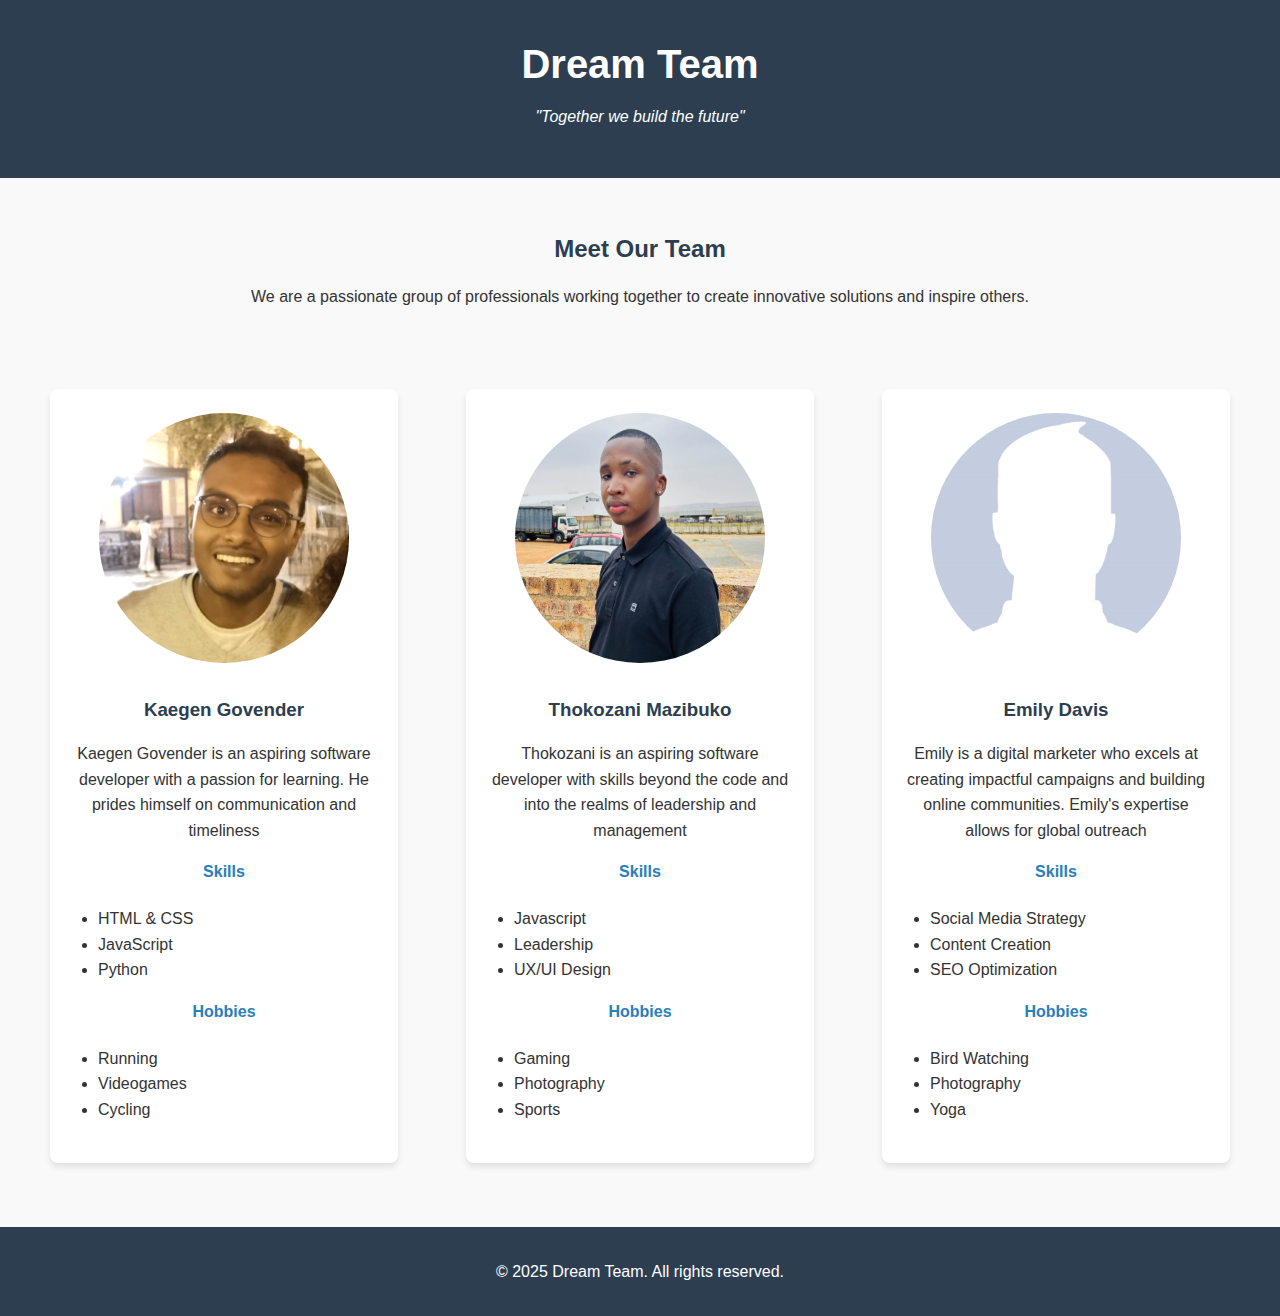
<file: index.html>
<!DOCTYPE html>
<html lang="en">

<head>
  <meta charset="UTF-8">
  <meta name="viewport" content="width=device-width, initial-scale=1.0">
  <title>our team</title>
  <link rel="stylesheet" href="style.css">
</head>

<body>
  <!-- Header -->
  <header>
    <h1>Dream Team</h1>
    <p class="slogan">"Together we build the future"</p>
  </header>

  <!-- Team Introduction -->
  <section class="team-intro">
    <h2>Meet Our Team</h2>
    <p>We are a passionate group of professionals working together to create innovative solutions and inspire others.
    </p>
  </section>
  <!-- Members Section -->
  <section class="members">
    <!-- Member 1 -->
    <a href="member-1.html" class="member-panel">
      <div class="member">
        <img src="./Kaegen Govender Photo.jpeg" alt="Kaegen Govender">
        <h3>Kaegen Govender</h3>
        <p>Kaegen Govender is an aspiring software developer with a passion for learning. He prides himself on
          communication and timeliness</p>
        <h4>Skills</h4>
        <ul>
          <li>HTML & CSS</li>
          <li>JavaScript</li>
          <li>Python</li>
        </ul>
        <h4>Hobbies</h4>
        <ul>
          <li>Running</li>
          <li>Videogames</li>
          <li>Cycling</li>
        </ul>
      </div>
    </a>
    <!-- Member 2 -->
    <a href="member-2.html" class="member-panel">
      <div class="member">
        <img src="Thokozani Image.jpg" alt="Thokozani Mazibuko">
        <h3>Thokozani Mazibuko</h3>
        <p>Thokozani is an aspiring software developer with skills beyond the code and into the realms of leadership and
          management</p>
        <h4>Skills</h4>
        <ul>
          <li>Javascript</li>
          <li>Leadership</li>
          <li>UX/UI Design</li>
        </ul>
        <h4>Hobbies</h4>
        <ul class="content-list">
          <li>Gaming</li>
          <li>Photography</li>
          <li>Sports</li>
        </ul>
      </div>
    </a>
    <!-- Member 3 -->
    <a href="member-3.html" class="member-panel">
      <div class="member">
        <img src="/Missing Member.jpeg" alt="Missing Member">
        <h3>Emily Davis</h3>
        <p>Emily is a digital marketer who excels at creating impactful campaigns and building online communities.
          Emily's expertise allows for global outreach</p>
        <h4>Skills</h4>
        <ul>
          <li>Social Media Strategy</li>
          <li>Content Creation</li>
          <li>SEO Optimization</li>
        </ul>
        <h4>Hobbies</h4>
        <ul>
          <li>Bird Watching</li>
          <li>Photography</li>
          <li>Yoga</li>
        </ul>
      </div>
  </section>
  </a>
  <!-- Footer -->
  <footer>
    <p>&copy; 2025 Dream Team. All rights reserved.</p>
  </footer>
</body>

</html>

</body>

</html>
</file>
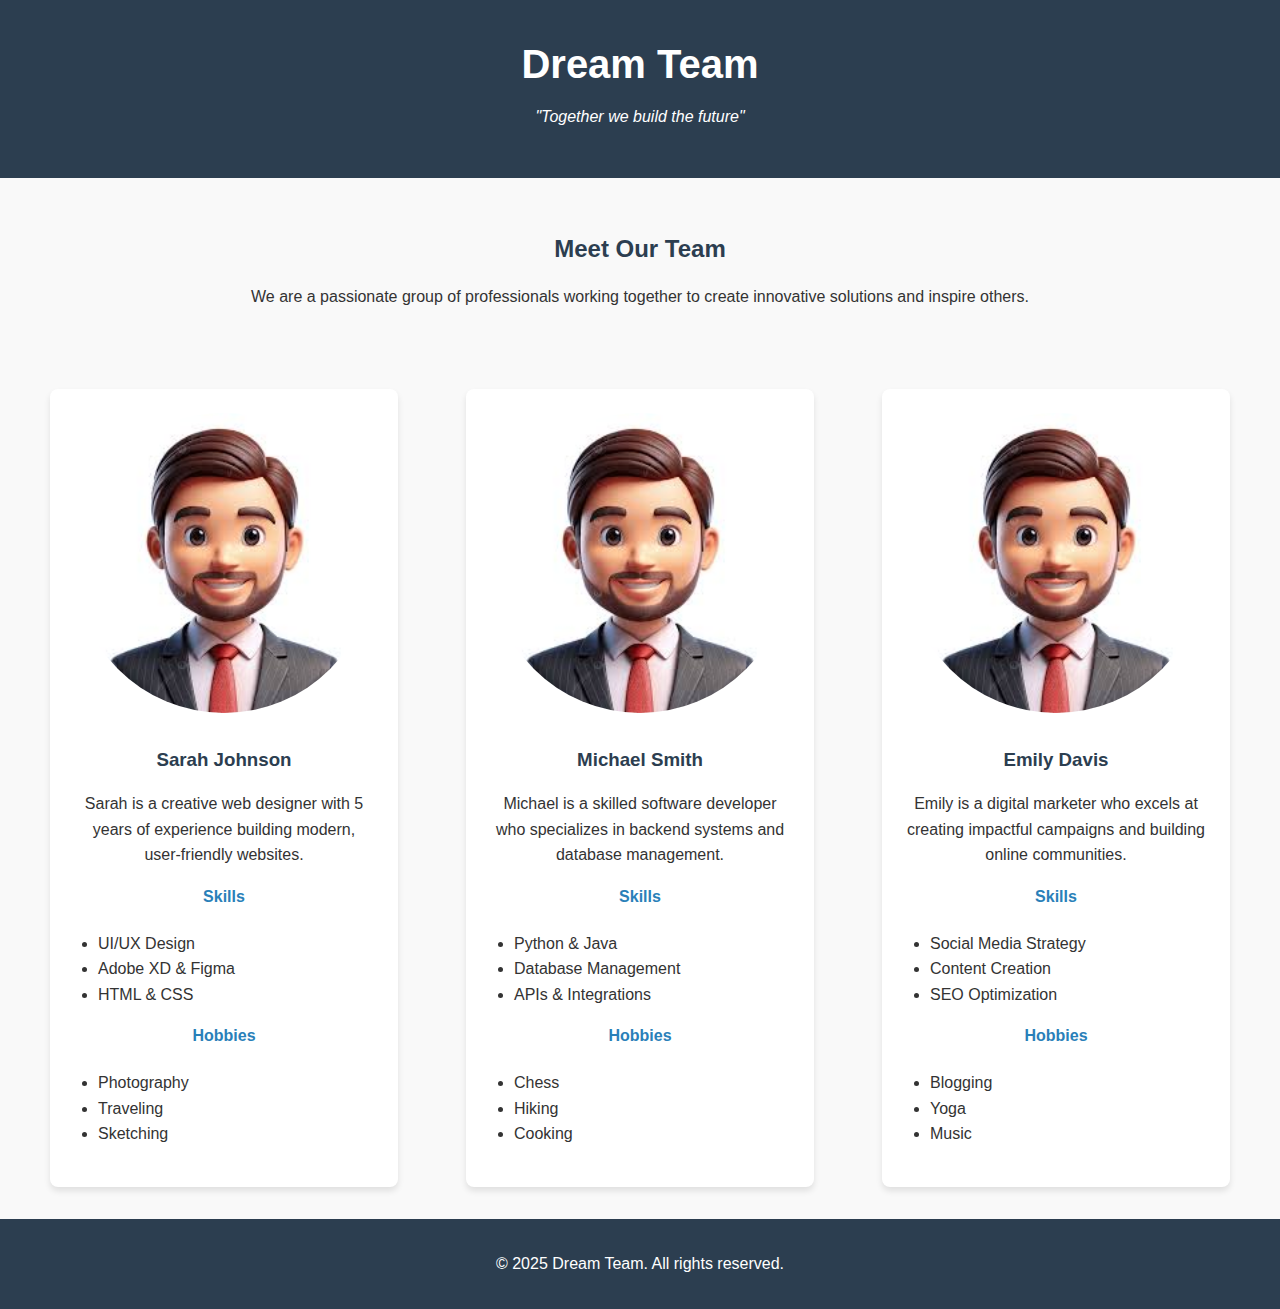
<file: group project/index.html>
<!DOCTYPE html>
<html lang="en">
<head>
    <meta charset="UTF-8">
    <meta name="viewport" content="width=device-width, initial-scale=1.0">
    <title>our team</title>
    <link rel="stylesheet" href="style.css">
</head>
<body>
    <!-- Header -->
  <header>
    <h1>Dream Team</h1>
    <p class="slogan">"Together we build the future"</p>
  </header>

  <!-- Team Introduction -->
  <section class="team-intro">
    <h2>Meet Our Team</h2>
    <p>We are a passionate group of professionals working together to create innovative solutions and inspire others.</p>
  </section>
<!-- Members Section -->
  <section class="members">
    <!-- Member 1 -->
    <div class="member">
      <img src="images.jpeg" alt="Member 1">
      <h3>Sarah Johnson</h3>
      <p>Sarah is a creative web designer with 5 years of experience building modern, user-friendly websites.</p>
      <h4>Skills</h4>
      <ul>
        <li>UI/UX Design</li>
        <li>Adobe XD & Figma</li>
        <li>HTML & CSS</li>
      </ul>
      <h4>Hobbies</h4>
      <ul>
        <li>Photography</li>
        <li>Traveling</li>
        <li>Sketching</li>
      </ul>
    </div>
<!-- Member 2 -->
    <div class="member">
      <img src="images.jpeg" alt="Member 2">
      <h3>Michael Smith</h3>
      <p>Michael is a skilled software developer who specializes in backend systems and database management.</p>
      <h4>Skills</h4>
      <ul>
        <li>Python & Java</li>
        <li>Database Management</li>
        <li>APIs & Integrations</li>
      </ul>
      <h4>Hobbies</h4>
      <ul>
        <li>Chess</li>
        <li>Hiking</li>
        <li>Cooking</li>
      </ul>
    </div>
 <!-- Member 3 -->
    <div class="member">
      <img src="images.jpeg" alt="Member 3">
      <h3>Emily Davis</h3>
      <p>Emily is a digital marketer who excels at creating impactful campaigns and building online communities.</p>
      <h4>Skills</h4>
      <ul>
        <li>Social Media Strategy</li>
        <li>Content Creation</li>
        <li>SEO Optimization</li>
      </ul>
      <h4>Hobbies</h4>
      <ul>
        <li>Blogging</li>
        <li>Yoga</li>
        <li>Music</li>
      </ul>
    </div>
  </section>
 <!-- Footer -->
  <footer>
    <p>&copy; 2025 Dream Team. All rights reserved.</p>
  </footer>
</body>
</html>
    
</body>
</html>
</file>
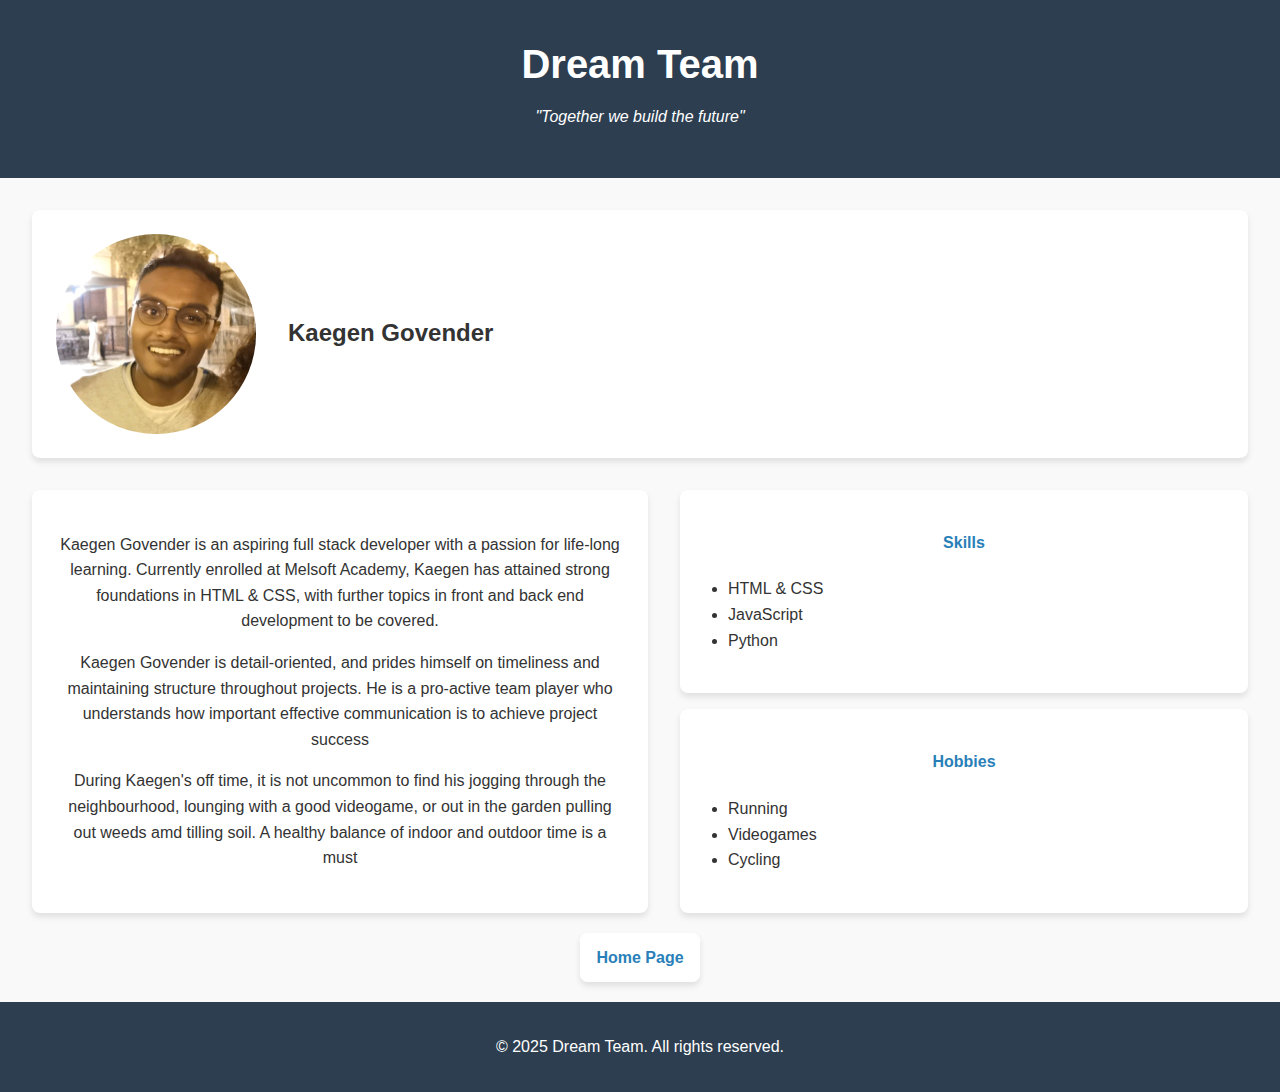
<file: member-1.html>
<!DOCTYPE html>
<html lang="en">

<head>
  <meta charset="UTF-8">
  <meta name="viewport" content="width=device-width, initial-scale=1.0">
  <title>Document</title>
  <link rel="stylesheet" href="style.css">
</head>

<body>

  <header>
    <h1>Dream Team</h1>
    <p class="slogan">"Together we build the future"</p>
  </header>

  <div class="content">
    <div class="top-content">
      <img src="./Kaegen Govender Photo.jpeg">
      <h2>Kaegen Govender</h2>
    </div>
    <div class="main-content">
      <p>Kaegen Govender is an aspiring full stack developer with a
        passion for life-long learning. Currently enrolled at Melsoft
        Academy, Kaegen has attained strong foundations in HTML & CSS,
        with further topics in front and back end development to be covered.
      </p>
      <p>
        Kaegen Govender is detail-oriented, and prides himself on timeliness
        and maintaining structure throughout projects. He is a pro-active team 
        player who understands how important effective communication is to 
        achieve project success
      </p>
      <p>During Kaegen's off time, it is not uncommon to find his jogging 
        through the neighbourhood, lounging with a good videogame, or out in the
        garden pulling out weeds amd tilling soil. A healthy balance of indoor and
        outdoor time is a must</p>
    </div>

    <div class="sub-content">

      <div class="sub-content-1">
        <h4 class="content-heading">Skills</h4>
        <ul class="content-list">
          <li>HTML & CSS</li>
          <li>JavaScript</li>
          <li>Python</li>
        </ul>
      </div>

      <div class="sub-content-2">
        <h4 class="content-heading">Hobbies</h4>
        <ul class="content-list">
          <li>Running</li>
          <li>Videogames</li>
          <li>Cycling</li>
        </ul>
      </div>
    </div>
  </div>
  <section class="back-button">
    <a href="index.html">Home Page</a>
  </section>
  <Footer>
    <p>&copy; 2025 Dream Team. All rights reserved.</p>
  </Footer>
</body>

</html>
</file>
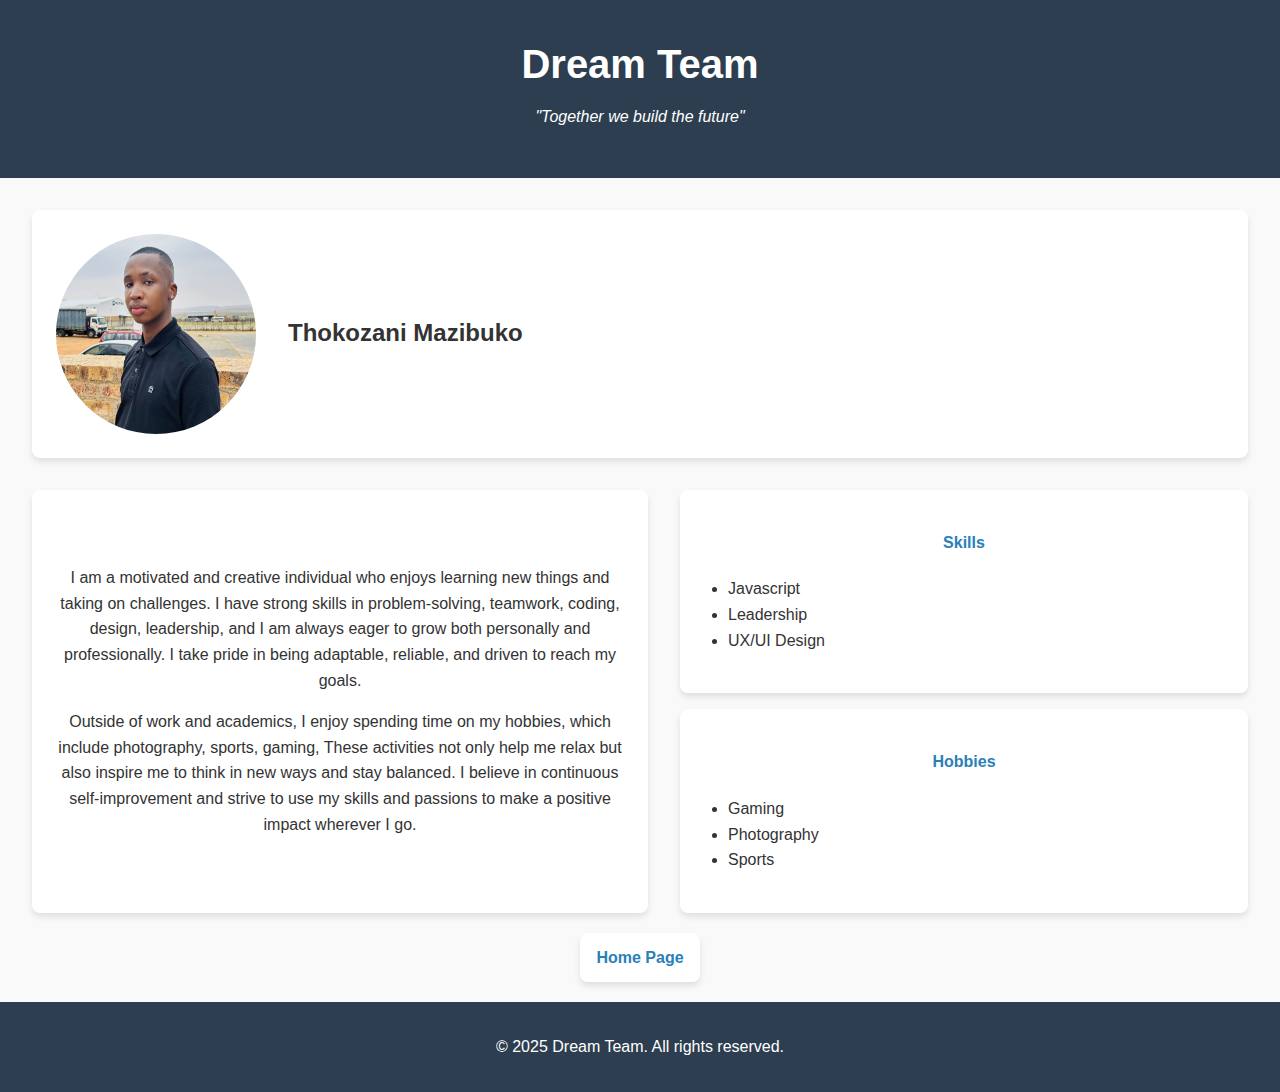
<file: member-2.html>
<!DOCTYPE html>
<html lang="en">

<head>
  <meta charset="UTF-8">
  <meta name="viewport" content="width=device-width, initial-scale=1.0">
  <title>Document</title>
  <link rel="stylesheet" href="style.css">
</head>

<body>

  <header>
    <h1>Dream Team</h1>
    <p class="slogan">"Together we build the future"</p>
  </header>

  <div class="content">
    <div class="top-content">
      <img src="/Thokozani Image.jpg">
      <h2> Thokozani Mazibuko</h2>
    </div>
    <div class="main-content">
      <p>I am a motivated and creative individual who enjoys learning new things and taking on challenges. I have strong
        skills in problem-solving, teamwork, coding, design, leadership, and I am always eager to grow both personally
        and professionally. I take pride in being adaptable, reliable, and driven to reach my goals.</p>

      <p>Outside of work and academics, I enjoy spending time on my hobbies, which include photography, sports, gaming,
        These activities not only help me relax but also inspire me to think in new ways and stay balanced. I believe in
        continuous self-improvement and strive to use my skills and passions to make a positive impact wherever I go.
      </p>
    </div>

    <div class="sub-content">

      <div class="sub-content-1">
        <h4 class="content-heading">Skills</h4>
        <ul class="content-list">
          <li>Javascript</li>
          <li>Leadership</li>
          <li>UX/UI Design</li>
        </ul>
      </div>

      <div class="sub-content-2">
        <h4 class="content-heading">Hobbies</h4>
        <ul class="content-list">
          <li>Gaming</li>
          <li>Photography</li>
          <li>Sports</li>
        </ul>
      </div>
    </div>
  </div>
  <section class="back-button">
    <a href="index.html">Home Page</a>
  </section>
  <Footer>
    <p>&copy; 2025 Dream Team. All rights reserved.</p>
  </Footer>
</body>

</html>
</file>
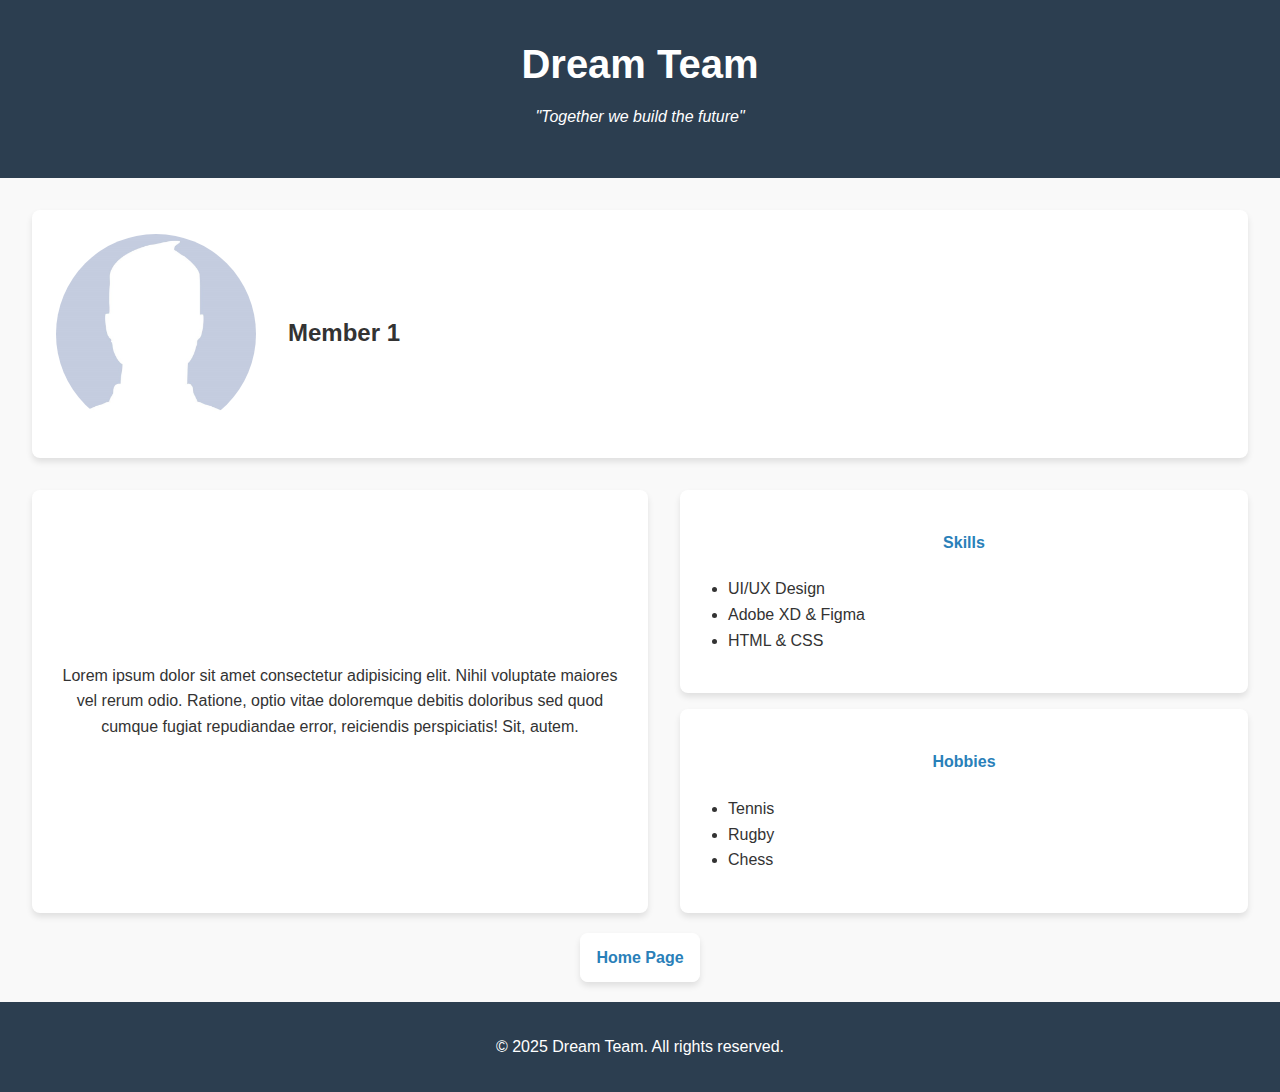
<file: member-3.html>
<!DOCTYPE html>
<html lang="en">

<head>
  <meta charset="UTF-8">
  <meta name="viewport" content="width=device-width, initial-scale=1.0">
  <title>Document</title>
  <link rel="stylesheet" href="style.css">
</head>

<body>

  <header>
    <h1>Dream Team</h1>
    <p class="slogan">"Together we build the future"</p>
  </header>

  <div class="content">
    <div class="top-content">
      <img src="/Missing Member.jpeg">
      <h2> Member 1</h2>
    </div>
    <div class="main-content">
      Lorem ipsum dolor sit amet consectetur adipisicing elit. Nihil voluptate maiores vel rerum odio. Ratione, optio
      vitae doloremque debitis doloribus sed quod cumque fugiat repudiandae error, reiciendis perspiciatis! Sit, autem.
    </div>

    <div class="sub-content">

      <div class="sub-content-1">
        <h4 class="content-heading">Skills</h4>
        <ul class="content-list">
          <li>UI/UX Design</li>
          <li>Adobe XD & Figma</li>
          <li>HTML & CSS</li>
        </ul>
      </div>

      <div class="sub-content-2">
        <h4 class="content-heading">Hobbies</h4>
        <ul class="content-list">
          <li>Tennis</li>
          <li>Rugby</li>
          <li>Chess</li>
        </ul>
      </div>
    </div>
  </div>
  <section class="back-button">
    <a href="index.html">Home Page</a>
  </section>
  <Footer>
    <p>&copy; 2025 Dream Team. All rights reserved.</p>
  </Footer>
</body>

</html>
</file>
<file: style.css>
/* General Styles */
body {
  margin: 0;
  font-family: Arial, sans-serif;
  line-height: 1.6;
  background: #f9f9f9;
  color: #333;
}

/* Header */
header {
  background: #2c3e50;
  color: white;
  text-align: center;
  padding: 2rem 1rem;
}

header h1 {
  margin: 0;
  font-size: 2.5rem;
}

header .slogan {
  font-style: italic;
  margin-top: 0.5rem;
}

/* Team Introduction */
.team-intro {
  text-align: center;
  padding: 2rem 1rem;
}

.team-intro h2 {
  color: #2c3e50;
  margin-bottom: 1rem;
}

/* Members Section */
.members {
  display: flex;
  justify-content: space-around;
  flex-wrap: wrap;
  padding: 2rem;
  gap: 2rem;
}

.member {
  background: white;
  border-radius: 8px;
  box-shadow: 0 4px 6px rgba(0, 0, 0, 0.1);
  padding: 1.5rem;
  width: 300px;
  text-align: center;
}

.member img {
  width: 250px;
  height: 250px;
  border-radius: 50%;
  margin-bottom: 1rem;
}

.member h3 {
  color: #2c3e50;
  margin: 0.5rem 0;
}

.member h4 {
  margin-top: 1rem;
  color: #2980b9;
}

.member ul {
  list-style: disc;
  padding-left: 1.5rem;
  text-align: left;
}

a {
  text-decoration: none;
  color: inherit;
}

.member-panel {
  transition-duration: 0.5s;
}

.member-panel:hover {
  box-shadow: 0 8px 16px rgba(0, 0, 0, 0.1);
  transition-duration: 0.5s;
}

/* Footer */
footer {
  background: #2c3e50;
  color: white;
  text-align: center;
  padding: 1rem;
  margin-top: 2rem;
}

/*----------------Member Page-----------------*/

.content {
  box-sizing: border-box;
  display: flex;
  flex-wrap: wrap;
  width: 100%;
  justify-content: space-around;
  gap: 2rem;
  padding: 2rem;
}

.top-content {
  display: flex;
  padding: 1.5rem;
  width: 100%;
  background: white;
  border-radius: 8px;
  box-shadow: 0 4px 6px rgba(0, 0, 0, 0.1);
}

.top-content img {
  border-radius: 50%;
  height: 200px;
  width: 200px;
}

.top-content h2 {
  align-self: center;
  margin: 2rem;
}



.main-content {
  box-sizing: border-box;
  background: white;
  border-radius: 8px;
  box-shadow: 0 4px 6px rgba(0, 0, 0, 0.1);
  padding: 1.5rem;
  flex: 1;
  align-content: center;
  text-align: center;
}

.sub-content {
  flex: 1;
}

.sub-content-1 {
  box-sizing: border-box;
  background: white;
  border-radius: 8px;
  box-shadow: 0 4px 6px rgba(0, 0, 0, 0.1);
  padding: 1.5rem;
  flex: 1;
  margin-bottom: 1rem;
}

.sub-content-2 {
  box-sizing: border-box;
  background: white;
  border-radius: 8px;
  box-shadow: 0 4px 6px rgba(0, 0, 0, 0.1);
  padding: 1.5rem;
  flex: 1;
  text-align: center;
}

.content-list {
  list-style: disc;
  padding-left: 1.5rem;
  text-align: left;
}

.content-heading {
  margin-top: 1rem;
  color: #2980b9;
  text-align: center;
}

.back-button {
  text-align: center;
}

.back-button a {
  background-color: white;
  color: #2980b9;
  font-weight: bold;
  padding: 1rem;
  border-radius: 8px;
  box-shadow: 0 4px 6px rgba(0, 0, 0, 0.1);
  transition-duration: 0.5s;
}

.back-button a:hover {
  box-shadow: 0 8px 12px rgba(0, 0, 0, 0.1);
  background-color: #2980b9;
  color: white;
  transition-duration: 0.5s;
}

@media screen and (orientation: portrait) {
  .content {
    flex-direction: column;
  }
}
</file>
<file: group project/style.css>
/* General Styles */
body {
  margin: 0;
  font-family: Arial, sans-serif;
  line-height: 1.6;
  background: #f9f9f9;
  color: #333;
}

/* Header */
header {
  background: #2c3e50;
  color: white;
  text-align: center;
  padding: 2rem 1rem;
}
header h1 {
  margin: 0;
  font-size: 2.5rem;
}
header .slogan {
  font-style: italic;
  margin-top: 0.5rem;
}

/* Team Introduction */
.team-intro {
  text-align: center;
  padding: 2rem 1rem;
}
.team-intro h2 {
  color: #2c3e50;
  margin-bottom: 1rem;
}

/* Members Section */
.members {
  display: flex;
  justify-content: space-around;
  flex-wrap: wrap;
  padding: 2rem;
  gap: 2rem;
}
.member {
  background: white;
  border-radius: 8px;
  box-shadow: 0 4px 6px rgba(0,0,0,0.1);
  padding: 1.5rem;
  width: 300px;
  text-align: center;
}
.member img {
  width: 100%;
  height: auto;
  border-radius: 50%;
  margin-bottom: 1rem;
}
.member h3 {
  color: #2c3e50;
  margin: 0.5rem 0;
}
.member h4 {
  margin-top: 1rem;
  color: #2980b9;
}
.member ul {
  list-style: disc;
  padding-left: 1.5rem;
  text-align: left;
}

/* Footer */
footer {
  background: #2c3e50;
  color: white;
  text-align: center;
  padding: 1rem;
  margin-top: 2rem;
}
</file>
